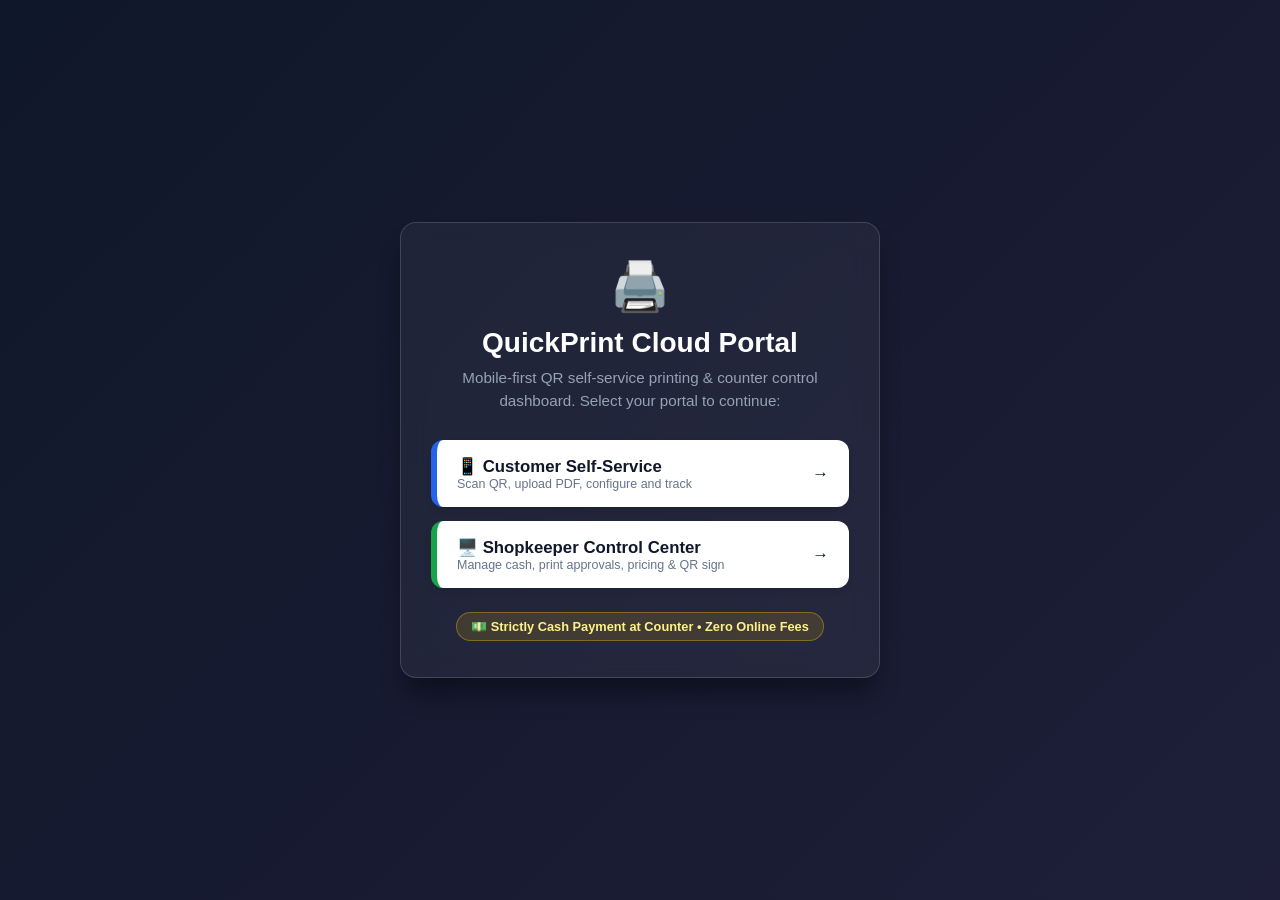
<file: frontend/index.html>
<!DOCTYPE html>
<html lang="en">
<head>
  <meta charset="UTF-8">
  <meta name="viewport" content="width=device-width, initial-scale=1.0">
  <title>QuickPrint - QR Cloud Printing System</title>
  <style>
    :root {
      --primary: #2563eb;
      --gray-900: #0f172a;
      --gray-100: #f1f5f9;
      --gray-700: #334155;
    }
    * { box-sizing: border-box; margin: 0; padding: 0; }
    body {
      font-family: -apple-system, BlinkMacSystemFont, "Segoe UI", Roboto, sans-serif;
      background: linear-gradient(135deg, #0f172a 0%, #1e1e38 100%);
      color: #ffffff;
      min-height: 100vh;
      display: flex;
      flex-direction: column;
      align-items: center;
      justify-content: center;
      padding: 24px;
    }
    .landing-card {
      background: rgba(255, 255, 255, 0.05);
      backdrop-filter: blur(12px);
      border: 1px solid rgba(255, 255, 255, 0.15);
      border-radius: 16px;
      padding: 36px 30px;
      max-width: 480px;
      width: 100%;
      text-align: center;
      box-shadow: 0 20px 25px -5px rgba(0, 0, 0, 0.4);
    }
    .icon { font-size: 48px; margin-bottom: 12px; }
    h1 { font-size: 1.75rem; font-weight: 800; margin-bottom: 8px; }
    p { font-size: 0.95rem; color: #94a3b8; line-height: 1.5; margin-bottom: 28px; }
    .portal-options { display: flex; flex-direction: column; gap: 14px; }
    .portal-btn {
      display: flex;
      align-items: center;
      justify-content: space-between;
      padding: 16px 20px;
      background: #ffffff;
      color: #0f172a;
      border-radius: 12px;
      text-decoration: none;
      font-weight: 700;
      font-size: 1.05rem;
      transition: all 0.2s ease;
      box-shadow: 0 4px 6px rgba(0,0,0,0.1);
    }
    .portal-btn:hover {
      transform: translateY(-2px);
      box-shadow: 0 10px 15px rgba(0,0,0,0.2);
      background: #f8fafc;
    }
    .btn-customer { border-left: 6px solid #2563eb; }
    .btn-shopkeeper { border-left: 6px solid #16a34a; }
    .btn-sub { font-size: 0.78rem; font-weight: 400; color: #64748b; display: block; }
    .badge-cash {
      display: inline-block;
      margin-top: 24px;
      padding: 6px 14px;
      background: rgba(234, 179, 8, 0.15);
      border: 1px solid rgba(234, 179, 8, 0.4);
      color: #fef08a;
      border-radius: 20px;
      font-size: 0.8rem;
      font-weight: 600;
    }
  </style>
</head>
<body>
  <div class="landing-card">
    <div class="icon">🖨️</div>
    <h1>QuickPrint Cloud Portal</h1>
    <p>Mobile-first QR self-service printing & counter control dashboard. Select your portal to continue:</p>

    <div class="portal-options">
      <a href="./customer/" class="portal-btn btn-customer">
        <div style="text-align: left;">
          <div>📱 Customer Self-Service</div>
          <span class="btn-sub">Scan QR, upload PDF, configure and track</span>
        </div>
        <span>&rarr;</span>
      </a>

      <a href="./shopkeeper/" class="portal-btn btn-shopkeeper">
        <div style="text-align: left;">
          <div>🖥️ Shopkeeper Control Center</div>
          <span class="btn-sub">Manage cash, print approvals, pricing & QR sign</span>
        </div>
        <span>&rarr;</span>
      </a>
    </div>

    <div class="badge-cash">
      💵 Strictly Cash Payment at Counter &bull; Zero Online Fees
    </div>
  </div>
</body>
</html>
</file>
